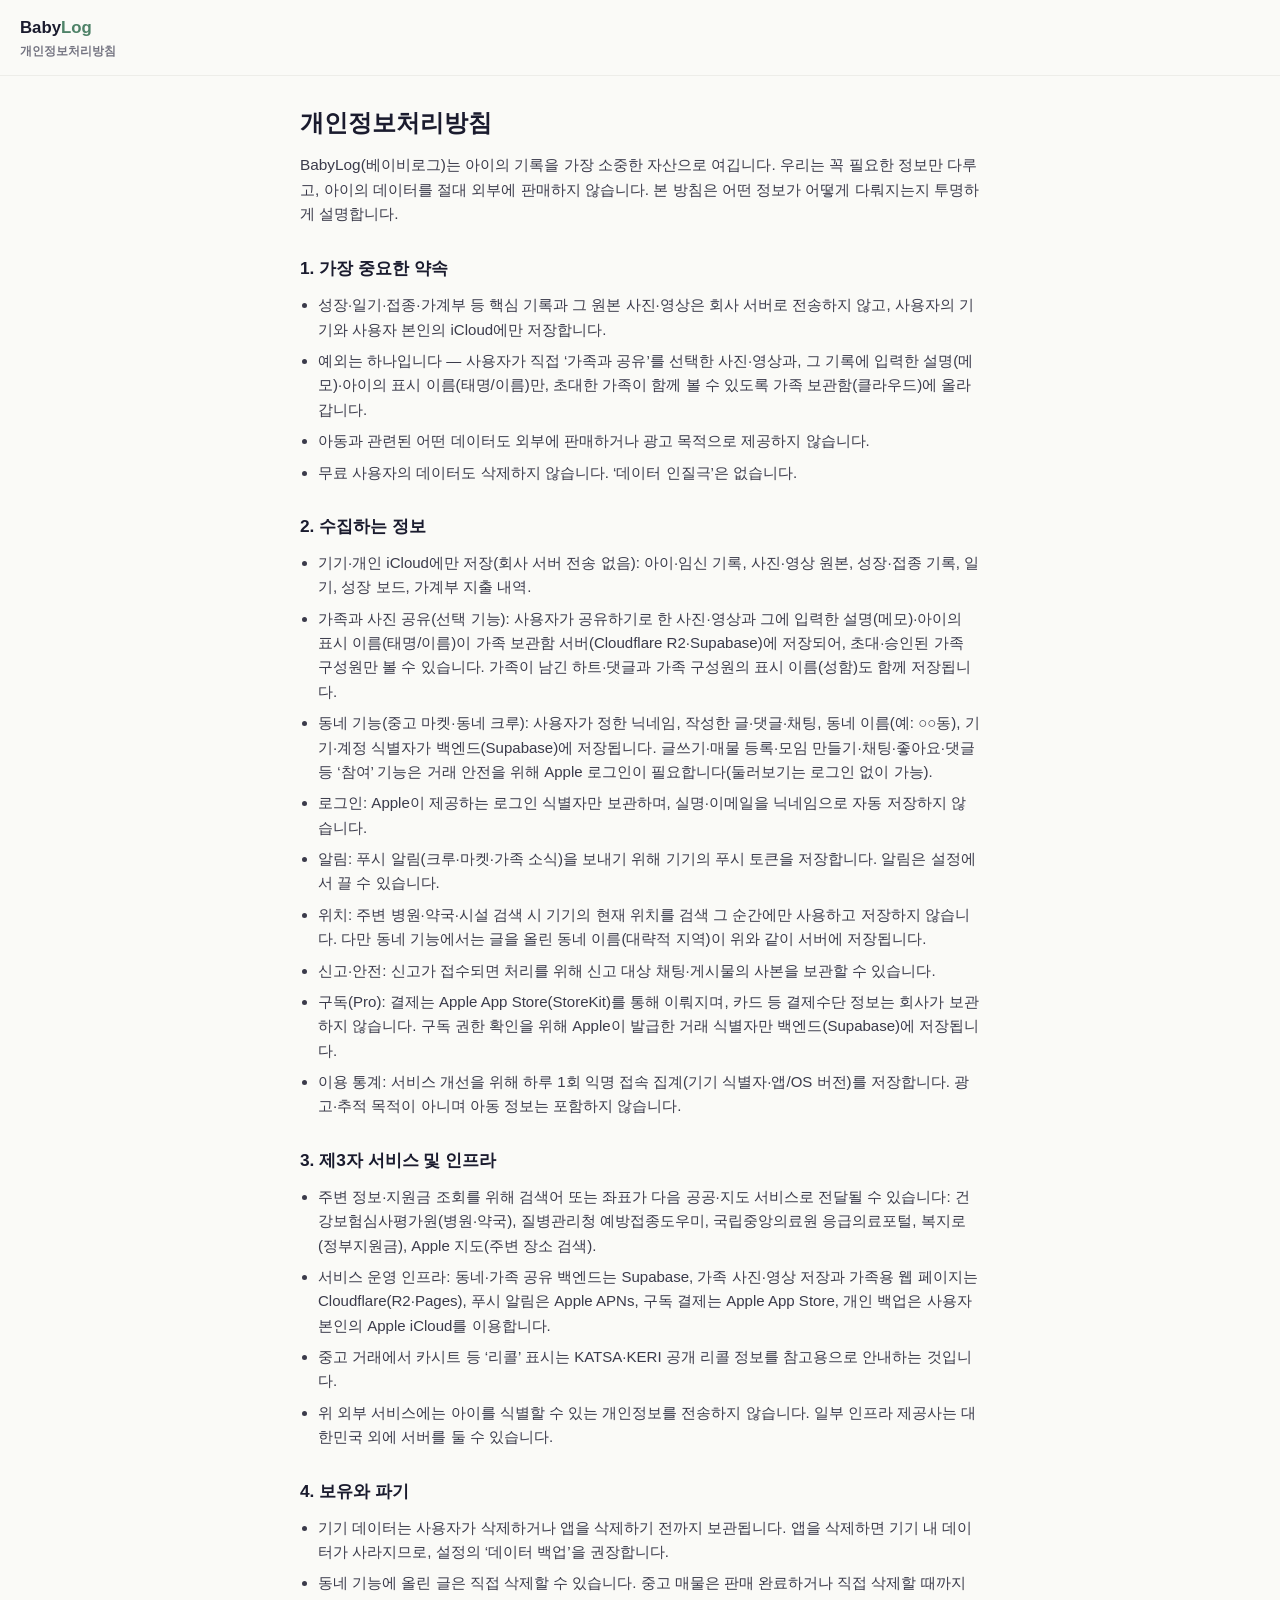
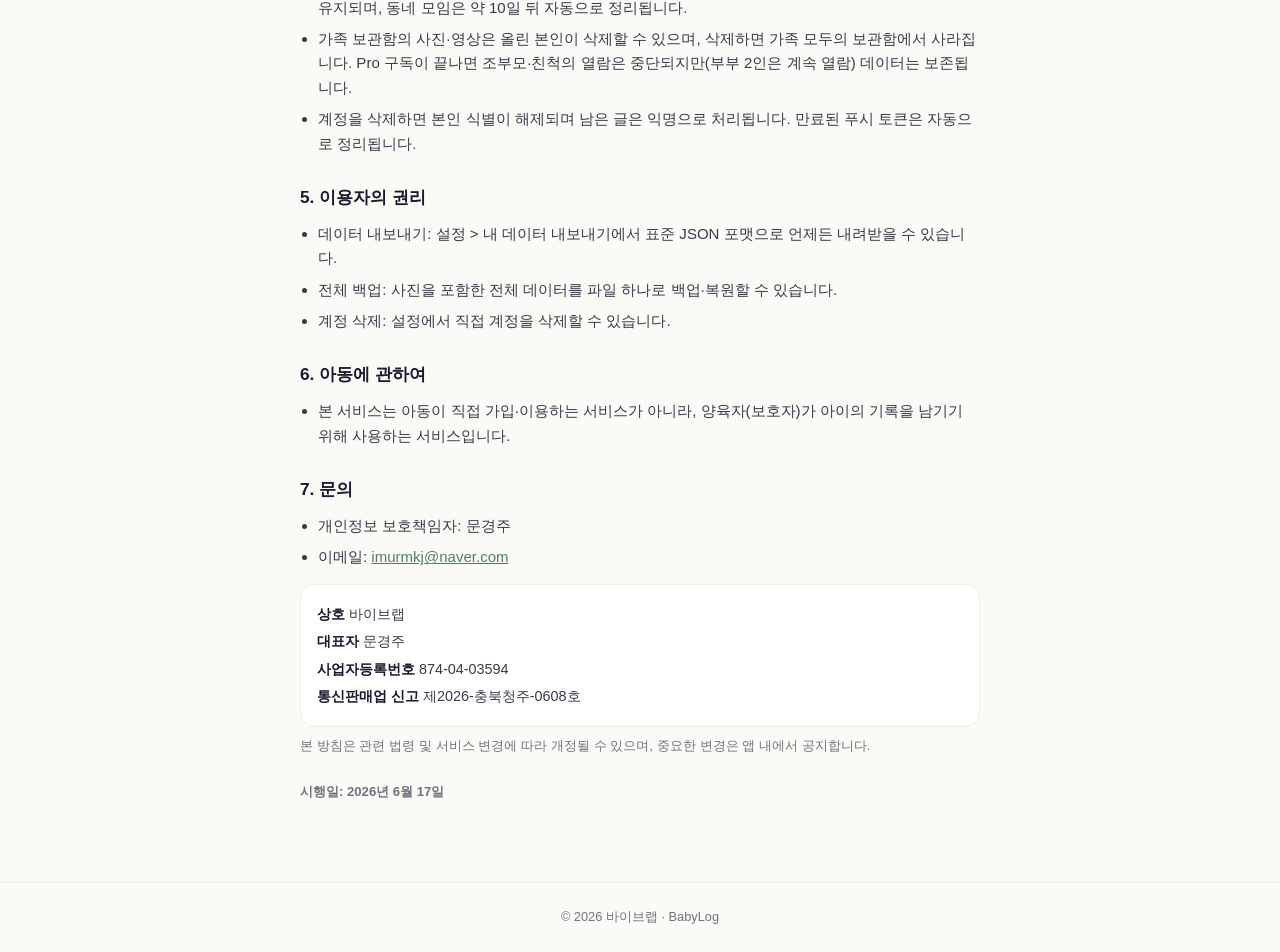
<file: web/privacy/index.html>
<!DOCTYPE html>
<html lang="ko">
<head>
<meta charset="UTF-8">
<meta name="viewport" content="width=device-width, initial-scale=1, viewport-fit=cover">
<title>베이비로그 · 개인정보처리방침</title>
<meta name="description" content="BabyLog(베이비로그) 개인정보처리방침 — 아이의 기록을 가장 소중히 다룹니다.">
<style>
  :root{ --ink:#1A1B2E; --ink2:#3A3A4A; --ink3:#737380; --canvas:#FAFAF7; --card:#fff;
         --sage:#4E8268; --sage-soft:#E7F0EA; --pink:#B5478A; --line:#EDEDE9; }
  *{ box-sizing:border-box; margin:0; padding:0; }
  body{ font-family:-apple-system,BlinkMacSystemFont,"Apple SD Gothic Neo","Noto Sans KR",sans-serif;
        background:var(--canvas); color:var(--ink); -webkit-font-smoothing:antialiased; line-height:1.62; }
  header{ position:sticky; top:0; background:rgba(250,250,247,.93); backdrop-filter:blur(8px);
          padding:14px 20px; border-bottom:1px solid var(--line); z-index:10; }
  header b{ font-size:1.05rem; } header b span{ color:var(--sage); }
  header small{ display:block; font-weight:600; font-size:.72rem; color:var(--ink3); margin-top:1px; }
  main{ max-width:720px; margin:0 auto; padding:28px 20px 80px; }
  h1{ font-size:1.5rem; margin-bottom:6px; }
  .lead{ color:var(--ink2); font-size:.96rem; margin:10px 0 24px; }
  h2{ font-size:1.08rem; margin:28px 0 10px; }
  ul{ padding-left:18px; } li{ margin:7px 0; color:var(--ink2); font-size:.94rem; }
  .muted{ color:var(--ink3); font-size:.84rem; margin-top:8px; }
  .date{ color:var(--ink3); font-size:.82rem; font-weight:700; margin-top:24px; }
  a{ color:var(--sage); }
  .biz{ background:var(--card); border:1px solid var(--line); border-radius:14px; padding:14px 16px; margin-top:14px; }
  .biz div{ font-size:.9rem; color:var(--ink2); margin:4px 0; }
  .biz b{ color:var(--ink); }
  footer{ text-align:center; color:var(--ink3); font-size:.8rem; padding:24px; border-top:1px solid var(--line); }
</style>
</head>
<body>
  <header><b>Baby<span>Log</span></b><small>개인정보처리방침</small></header>
  <main>
    <h1>개인정보처리방침</h1>
    <p class="lead">BabyLog(베이비로그)는 아이의 기록을 가장 소중한 자산으로 여깁니다. 우리는 꼭 필요한 정보만 다루고, 아이의 데이터를 절대 외부에 판매하지 않습니다. 본 방침은 어떤 정보가 어떻게 다뤄지는지 투명하게 설명합니다.</p>

    <h2>1. 가장 중요한 약속</h2>
    <ul>
      <li>성장·일기·접종·가계부 등 핵심 기록과 그 원본 사진·영상은 회사 서버로 전송하지 않고, 사용자의 기기와 사용자 본인의 iCloud에만 저장합니다.</li>
      <li>예외는 하나입니다 — 사용자가 직접 ‘가족과 공유’를 선택한 사진·영상과, 그 기록에 입력한 설명(메모)·아이의 표시 이름(태명/이름)만, 초대한 가족이 함께 볼 수 있도록 가족 보관함(클라우드)에 올라갑니다.</li>
      <li>아동과 관련된 어떤 데이터도 외부에 판매하거나 광고 목적으로 제공하지 않습니다.</li>
      <li>무료 사용자의 데이터도 삭제하지 않습니다. ‘데이터 인질극’은 없습니다.</li>
    </ul>

    <h2>2. 수집하는 정보</h2>
    <ul>
      <li>기기·개인 iCloud에만 저장(회사 서버 전송 없음): 아이·임신 기록, 사진·영상 원본, 성장·접종 기록, 일기, 성장 보드, 가계부 지출 내역.</li>
      <li>가족과 사진 공유(선택 기능): 사용자가 공유하기로 한 사진·영상과 그에 입력한 설명(메모)·아이의 표시 이름(태명/이름)이 가족 보관함 서버(Cloudflare R2·Supabase)에 저장되어, 초대·승인된 가족 구성원만 볼 수 있습니다. 가족이 남긴 하트·댓글과 가족 구성원의 표시 이름(성함)도 함께 저장됩니다.</li>
      <li>동네 기능(중고 마켓·동네 크루): 사용자가 정한 닉네임, 작성한 글·댓글·채팅, 동네 이름(예: ○○동), 기기·계정 식별자가 백엔드(Supabase)에 저장됩니다. 글쓰기·매물 등록·모임 만들기·채팅·좋아요·댓글 등 ‘참여’ 기능은 거래 안전을 위해 Apple 로그인이 필요합니다(둘러보기는 로그인 없이 가능).</li>
      <li>로그인: Apple이 제공하는 로그인 식별자만 보관하며, 실명·이메일을 닉네임으로 자동 저장하지 않습니다.</li>
      <li>알림: 푸시 알림(크루·마켓·가족 소식)을 보내기 위해 기기의 푸시 토큰을 저장합니다. 알림은 설정에서 끌 수 있습니다.</li>
      <li>위치: 주변 병원·약국·시설 검색 시 기기의 현재 위치를 검색 그 순간에만 사용하고 저장하지 않습니다. 다만 동네 기능에서는 글을 올린 동네 이름(대략적 지역)이 위와 같이 서버에 저장됩니다.</li>
      <li>신고·안전: 신고가 접수되면 처리를 위해 신고 대상 채팅·게시물의 사본을 보관할 수 있습니다.</li>
      <li>구독(Pro): 결제는 Apple App Store(StoreKit)를 통해 이뤄지며, 카드 등 결제수단 정보는 회사가 보관하지 않습니다. 구독 권한 확인을 위해 Apple이 발급한 거래 식별자만 백엔드(Supabase)에 저장됩니다.</li>
      <li>이용 통계: 서비스 개선을 위해 하루 1회 익명 접속 집계(기기 식별자·앱/OS 버전)를 저장합니다. 광고·추적 목적이 아니며 아동 정보는 포함하지 않습니다.</li>
    </ul>

    <h2>3. 제3자 서비스 및 인프라</h2>
    <ul>
      <li>주변 정보·지원금 조회를 위해 검색어 또는 좌표가 다음 공공·지도 서비스로 전달될 수 있습니다: 건강보험심사평가원(병원·약국), 질병관리청 예방접종도우미, 국립중앙의료원 응급의료포털, 복지로(정부지원금), Apple 지도(주변 장소 검색).</li>
      <li>서비스 운영 인프라: 동네·가족 공유 백엔드는 Supabase, 가족 사진·영상 저장과 가족용 웹 페이지는 Cloudflare(R2·Pages), 푸시 알림은 Apple APNs, 구독 결제는 Apple App Store, 개인 백업은 사용자 본인의 Apple iCloud를 이용합니다.</li>
      <li>중고 거래에서 카시트 등 ‘리콜’ 표시는 KATSA·KERI 공개 리콜 정보를 참고용으로 안내하는 것입니다.</li>
      <li>위 외부 서비스에는 아이를 식별할 수 있는 개인정보를 전송하지 않습니다. 일부 인프라 제공사는 대한민국 외에 서버를 둘 수 있습니다.</li>
    </ul>

    <h2>4. 보유와 파기</h2>
    <ul>
      <li>기기 데이터는 사용자가 삭제하거나 앱을 삭제하기 전까지 보관됩니다. 앱을 삭제하면 기기 내 데이터가 사라지므로, 설정의 ‘데이터 백업’을 권장합니다.</li>
      <li>동네 기능에 올린 글은 직접 삭제할 수 있습니다. 중고 매물은 판매 완료하거나 직접 삭제할 때까지 유지되며, 동네 모임은 약 10일 뒤 자동으로 정리됩니다.</li>
      <li>가족 보관함의 사진·영상은 올린 본인이 삭제할 수 있으며, 삭제하면 가족 모두의 보관함에서 사라집니다. Pro 구독이 끝나면 조부모·친척의 열람은 중단되지만(부부 2인은 계속 열람) 데이터는 보존됩니다.</li>
      <li>계정을 삭제하면 본인 식별이 해제되며 남은 글은 익명으로 처리됩니다. 만료된 푸시 토큰은 자동으로 정리됩니다.</li>
    </ul>

    <h2>5. 이용자의 권리</h2>
    <ul>
      <li>데이터 내보내기: 설정 &gt; 내 데이터 내보내기에서 표준 JSON 포맷으로 언제든 내려받을 수 있습니다.</li>
      <li>전체 백업: 사진을 포함한 전체 데이터를 파일 하나로 백업·복원할 수 있습니다.</li>
      <li>계정 삭제: 설정에서 직접 계정을 삭제할 수 있습니다.</li>
    </ul>

    <h2>6. 아동에 관하여</h2>
    <ul>
      <li>본 서비스는 아동이 직접 가입·이용하는 서비스가 아니라, 양육자(보호자)가 아이의 기록을 남기기 위해 사용하는 서비스입니다.</li>
    </ul>

    <h2>7. 문의</h2>
    <ul>
      <li>개인정보 보호책임자: 문경주</li>
      <li>이메일: <a href="mailto:imurmkj@naver.com">imurmkj@naver.com</a></li>
    </ul>
    <div class="biz">
      <div><b>상호</b> 바이브랩</div>
      <div><b>대표자</b> 문경주</div>
      <div><b>사업자등록번호</b> 874-04-03594</div>
      <div><b>통신판매업 신고</b> 제2026-충북청주-0608호</div>
    </div>

    <p class="muted">본 방침은 관련 법령 및 서비스 변경에 따라 개정될 수 있으며, 중요한 변경은 앱 내에서 공지합니다.</p>
    <p class="date">시행일: 2026년 6월 17일</p>
  </main>
  <footer>© 2026 바이브랩 · BabyLog</footer>
</body>
</html>
</file>
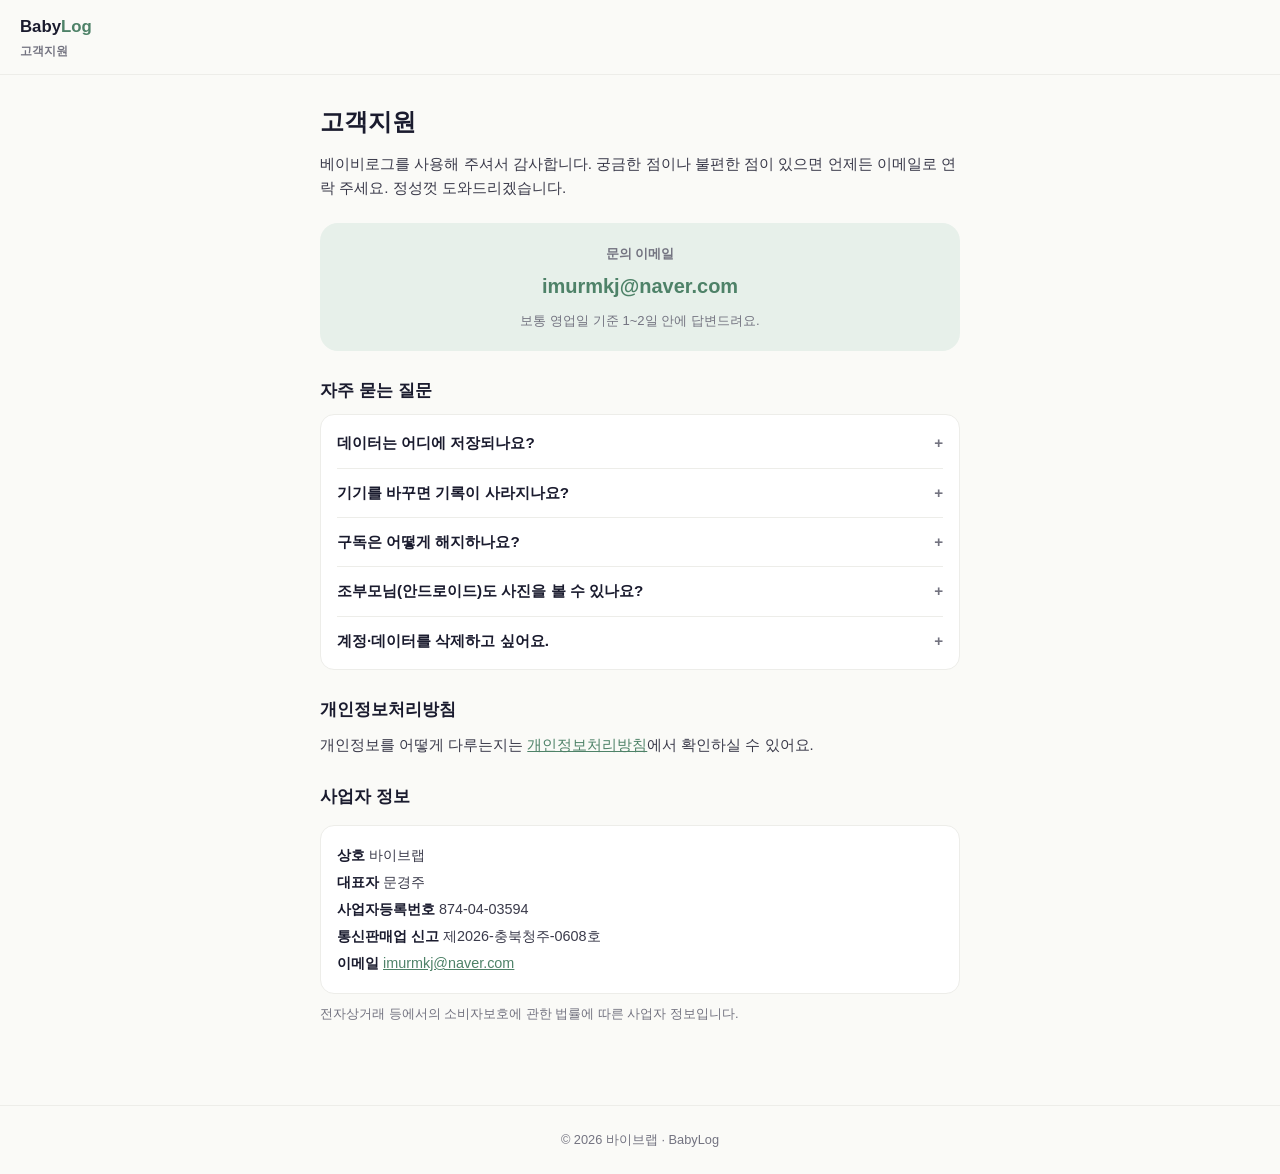
<file: web/support/index.html>
<!DOCTYPE html>
<html lang="ko">
<head>
<meta charset="UTF-8">
<meta name="viewport" content="width=device-width, initial-scale=1, viewport-fit=cover">
<title>베이비로그 · 고객지원</title>
<meta name="description" content="BabyLog(베이비로그) 고객지원 — 문의, 자주 묻는 질문, 사업자 정보.">
<style>
  :root{ --ink:#1A1B2E; --ink2:#3A3A4A; --ink3:#737380; --canvas:#FAFAF7; --card:#fff;
         --sage:#4E8268; --sage-soft:#E7F0EA; --pink:#B5478A; --line:#EDEDE9; }
  *{ box-sizing:border-box; margin:0; padding:0; }
  body{ font-family:-apple-system,BlinkMacSystemFont,"Apple SD Gothic Neo","Noto Sans KR",sans-serif;
        background:var(--canvas); color:var(--ink); -webkit-font-smoothing:antialiased; line-height:1.6; }
  header{ position:sticky; top:0; background:rgba(250,250,247,.93); backdrop-filter:blur(8px);
          padding:14px 20px; border-bottom:1px solid var(--line); z-index:10; }
  header b{ font-size:1.05rem; } header b span{ color:var(--sage); }
  header small{ display:block; font-weight:600; font-size:.72rem; color:var(--ink3); margin-top:1px; }
  main{ max-width:680px; margin:0 auto; padding:28px 20px 80px; }
  h1{ font-size:1.5rem; margin-bottom:6px; }
  .lead{ color:var(--ink2); font-size:.96rem; margin:10px 0 22px; }
  .contact{ background:var(--sage-soft); border-radius:18px; padding:20px; text-align:center; margin-bottom:26px; }
  .contact .label{ font-size:.82rem; color:var(--ink3); font-weight:700; }
  .contact a.mail{ display:inline-block; margin-top:6px; font-size:1.25rem; font-weight:800; color:var(--sage); text-decoration:none; }
  .contact .note{ font-size:.82rem; color:var(--ink3); margin-top:8px; }
  h2{ font-size:1.08rem; margin:26px 0 10px; }
  .faq{ background:var(--card); border:1px solid var(--line); border-radius:14px; padding:4px 16px; }
  details{ border-bottom:1px solid var(--line); padding:12px 0; }
  details:last-child{ border-bottom:none; }
  summary{ font-weight:700; font-size:.95rem; cursor:pointer; list-style:none; }
  summary::-webkit-details-marker{ display:none; }
  summary::after{ content:"+"; float:right; color:var(--ink3); font-weight:800; }
  details[open] summary::after{ content:"−"; }
  details p{ color:var(--ink2); font-size:.9rem; margin-top:8px; }
  a{ color:var(--sage); }
  .biz{ background:var(--card); border:1px solid var(--line); border-radius:14px; padding:14px 16px; margin-top:14px; }
  .biz div{ font-size:.9rem; color:var(--ink2); margin:4px 0; }
  .biz b{ color:var(--ink); }
  footer{ text-align:center; color:var(--ink3); font-size:.8rem; padding:24px; border-top:1px solid var(--line); }
</style>
</head>
<body>
  <header><b>Baby<span>Log</span></b><small>고객지원</small></header>
  <main>
    <h1>고객지원</h1>
    <p class="lead">베이비로그를 사용해 주셔서 감사합니다. 궁금한 점이나 불편한 점이 있으면 언제든 이메일로 연락 주세요. 정성껏 도와드리겠습니다.</p>

    <div class="contact">
      <div class="label">문의 이메일</div>
      <a class="mail" href="mailto:imurmkj@naver.com">imurmkj@naver.com</a>
      <div class="note">보통 영업일 기준 1~2일 안에 답변드려요.</div>
    </div>

    <h2>자주 묻는 질문</h2>
    <div class="faq">
      <details>
        <summary>데이터는 어디에 저장되나요?</summary>
        <p>아이의 성장·일기·접종·가계부 기록과 원본 사진은 회사 서버가 아니라 사용자의 기기와 본인 iCloud에만 저장됩니다. ‘가족과 공유’를 선택한 사진만 가족 보관함(클라우드)에 올라갑니다.</p>
      </details>
      <details>
        <summary>기기를 바꾸면 기록이 사라지나요?</summary>
        <p>설정 &gt; iCloud 자동 백업을 켜두면 본인 iCloud에 백업되어 새 기기에서 복원할 수 있어요. 사진 포함 전체 백업 파일로도 내보내고 복원할 수 있습니다. 앱만 삭제하면 기기 데이터가 사라지니 백업을 권장합니다.</p>
      </details>
      <details>
        <summary>구독은 어떻게 해지하나요?</summary>
        <p>iPhone 설정 &gt; (본인 이름) &gt; 구독 에서 한 번에 해지할 수 있어요. 자동 갱신은 해지 전까지 청구되며, 해지해도 무료 데이터는 영구 보존됩니다.</p>
      </details>
      <details>
        <summary>조부모님(안드로이드)도 사진을 볼 수 있나요?</summary>
        <p>네. 앱의 ‘가족과 사진 공유’에서 초대 링크를 보내면, 조부모님은 안드로이드·PC 웹에서 성함·비밀번호로 합류해 사진을 보고 하트·댓글을 남길 수 있어요(Apple ID 불필요).</p>
      </details>
      <details>
        <summary>계정·데이터를 삭제하고 싶어요.</summary>
        <p>설정에서 직접 계정을 삭제할 수 있습니다. 삭제하면 본인 식별이 해제되고 남은 글은 익명으로 처리됩니다. 데이터 내보내기(JSON)로 먼저 보관해 두실 수도 있어요.</p>
      </details>
    </div>

    <h2>개인정보처리방침</h2>
    <p style="color:var(--ink2);font-size:.92rem;">개인정보를 어떻게 다루는지는 <a href="../privacy/">개인정보처리방침</a>에서 확인하실 수 있어요.</p>

    <h2>사업자 정보</h2>
    <div class="biz">
      <div><b>상호</b> 바이브랩</div>
      <div><b>대표자</b> 문경주</div>
      <div><b>사업자등록번호</b> 874-04-03594</div>
      <div><b>통신판매업 신고</b> 제2026-충북청주-0608호</div>
      <div><b>이메일</b> <a href="mailto:imurmkj@naver.com">imurmkj@naver.com</a></div>
    </div>
    <p style="color:var(--ink3);font-size:.8rem;margin-top:10px;">전자상거래 등에서의 소비자보호에 관한 법률에 따른 사업자 정보입니다.</p>
  </main>
  <footer>© 2026 바이브랩 · BabyLog</footer>
</body>
</html>
</file>
